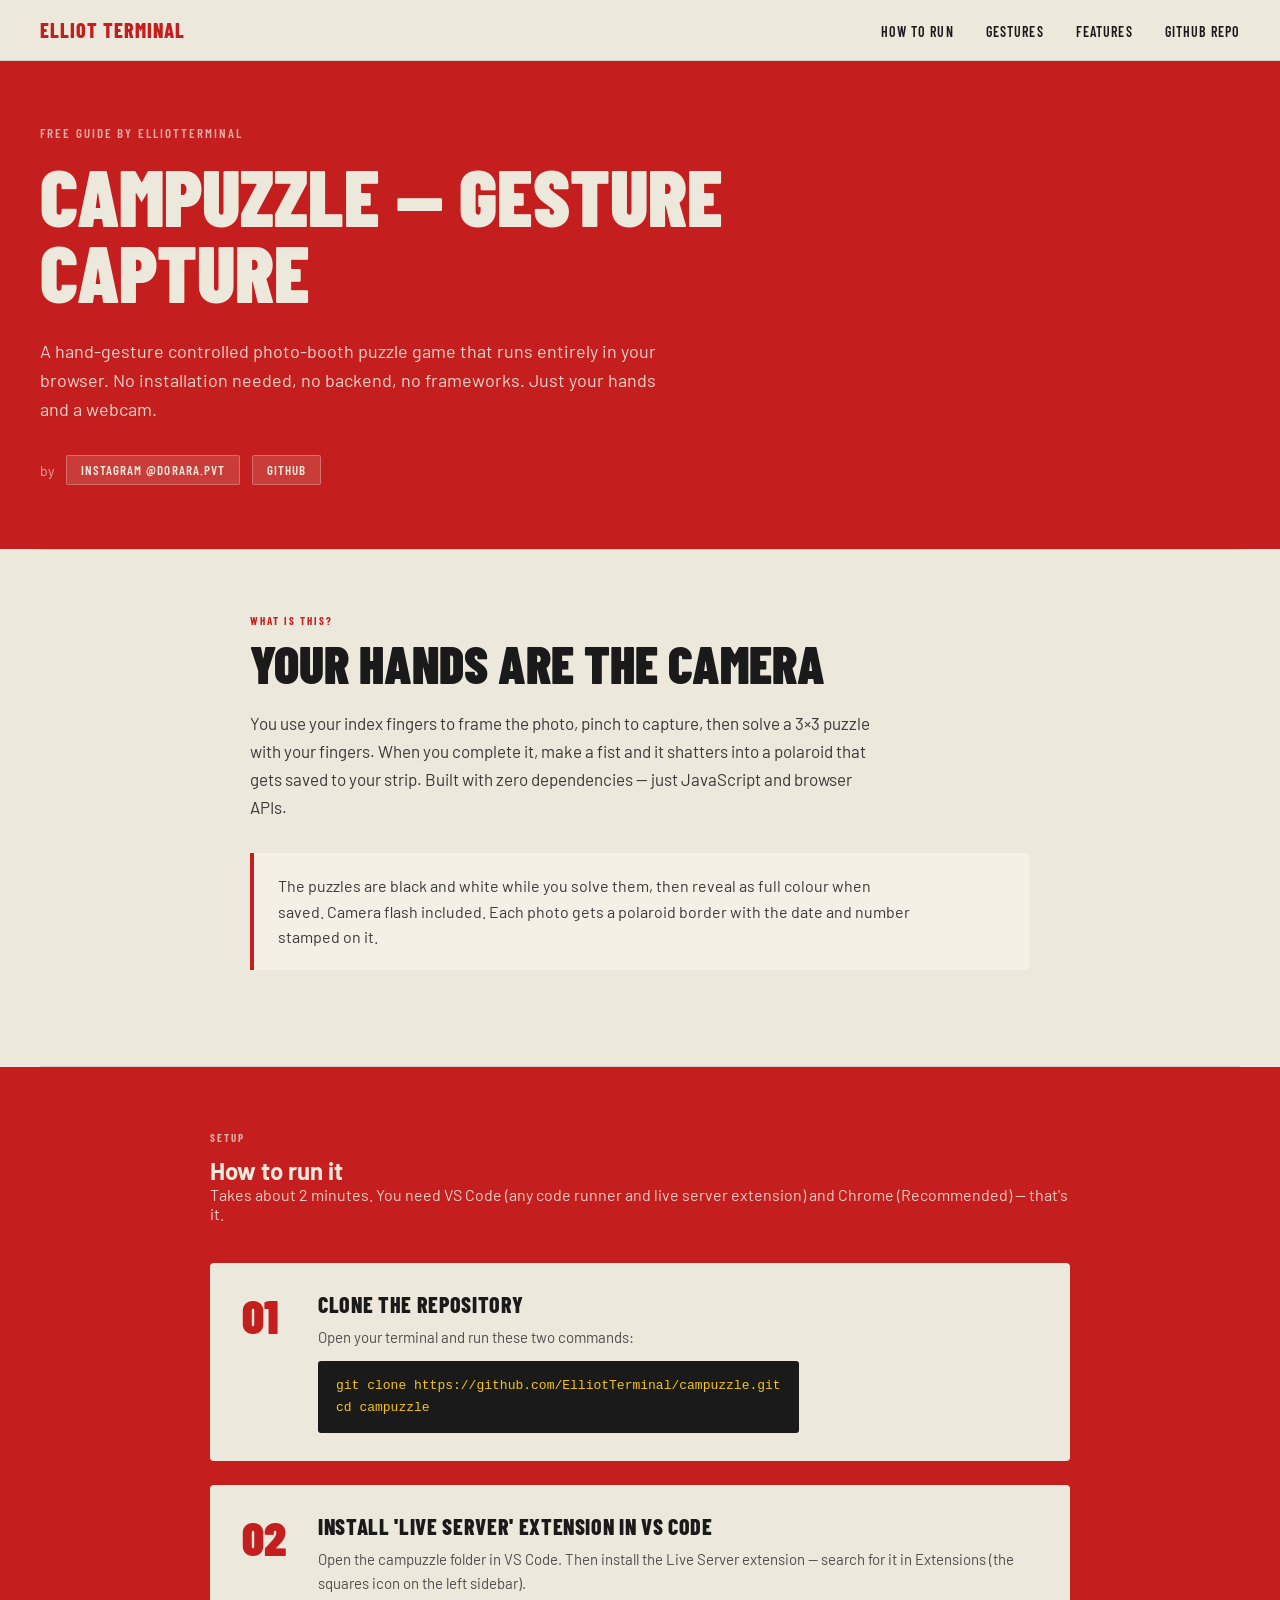
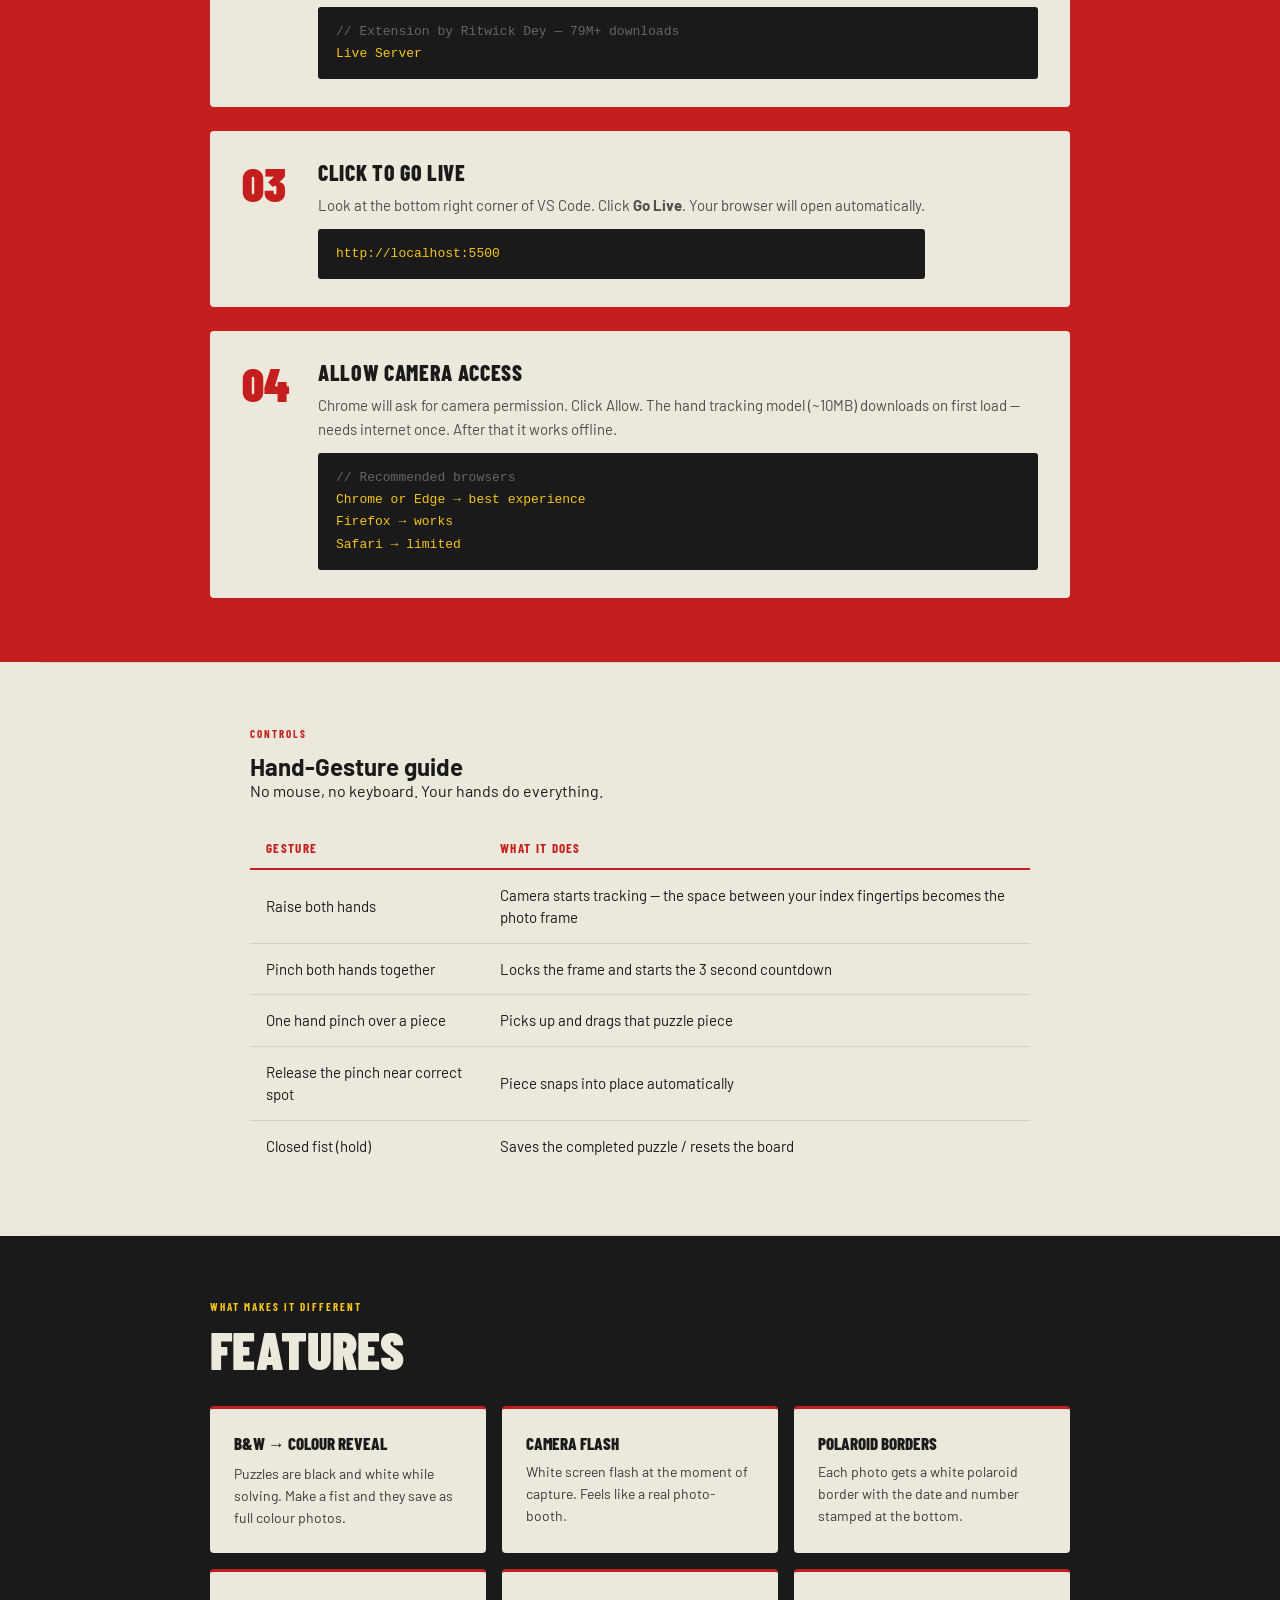
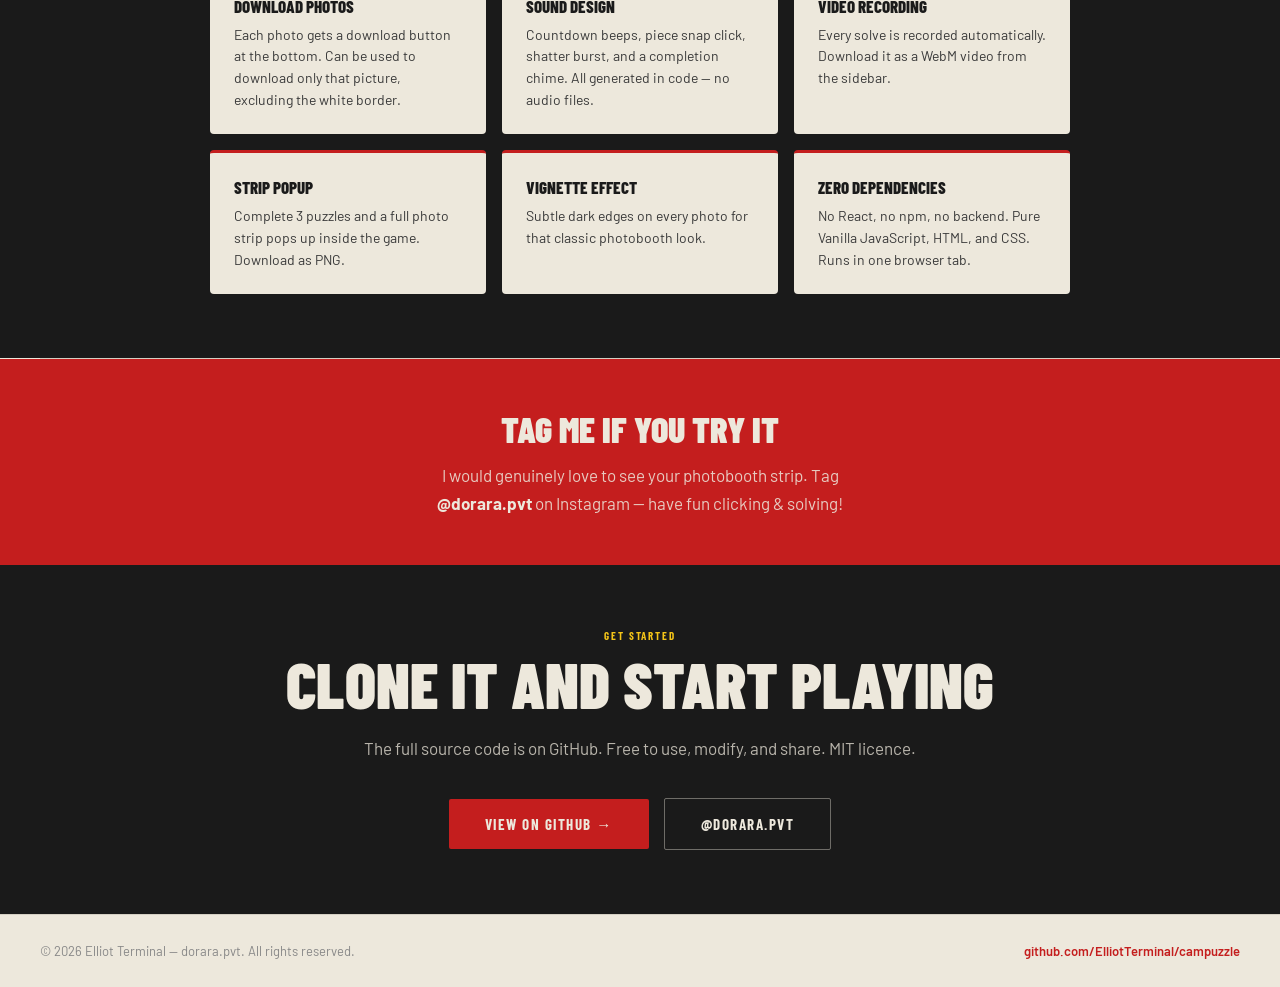
<file: guide.html>
<!DOCTYPE html>
<html lang="en">
<head>
<meta charset="UTF-8" />
<meta name="viewport" content="width=device-width, initial-scale=1.0" />
<title>CamPuzzle Guide — ElliotTerminal</title>
<link href="https://fonts.googleapis.com/css2?family=Barlow+Condensed:wght@400;600;700;800;900&family=Barlow:wght@400;500;600&display=swap" rel="stylesheet" />
<style>
* { margin: 0; padding: 0; box-sizing: border-box; }

body {
  background: #EDE8DC;
  font-family: 'Barlow', sans-serif;
  color: #1a1a1a;
}

nav {
  background: #EDE8DC;
  border-bottom: 1px solid #d4cfc3;
  padding: 18px 40px;
  display: flex;
  align-items: center;
  justify-content: space-between;
}

.nav-brand {
  font-family: 'Barlow Condensed', sans-serif;
  font-weight: 800;
  font-size: 20px;
  letter-spacing: 0.05em;
  color: #C41E1E;
  text-transform: uppercase;
}

.nav-links {
  display: flex;
  gap: 32px;
  list-style: none;
}

.nav-links a {
  font-family: 'Barlow Condensed', sans-serif;
  font-weight: 600;
  font-size: 14px;
  letter-spacing: 0.08em;
  text-transform: uppercase;
  color: #1a1a1a;
  text-decoration: none;
}

.nav-links a:hover { color: #C41E1E; }

.hero {
  background: #C41E1E;
  padding: 64px 40px;
  color: #EDE8DC;
}

.hero-label {
  font-family: 'Barlow Condensed', sans-serif;
  font-size: 13px;
  font-weight: 600;
  letter-spacing: 0.15em;
  text-transform: uppercase;
  color: #EDE8DC;
  opacity: 0.7;
  margin-bottom: 16px;
}

.hero h1 {
  font-family: 'Barlow Condensed', sans-serif;
  font-weight: 900;
  font-size: clamp(48px, 8vw, 80px);
  line-height: 0.95;
  text-transform: uppercase;
  color: #EDE8DC;
  max-width: 800px;
  margin-bottom: 28px;
}

.hero p {
  font-size: 18px;
  line-height: 1.6;
  max-width: 620px;
  color: #EDE8DC;
  opacity: 0.9;
}

.by-line {
  margin-top: 32px;
  display: flex;
  align-items: center;
  gap: 12px;
  flex-wrap: wrap;
}

.by-line span {
  font-size: 14px;
  opacity: 0.7;
}

.tag {
  display: inline-flex;
  align-items: center;
  gap: 6px;
  background: rgba(237,232,220,0.15);
  border: 1px solid rgba(237,232,220,0.3);
  color: #EDE8DC;
  font-family: 'Barlow Condensed', sans-serif;
  font-weight: 600;
  font-size: 13px;
  letter-spacing: 0.08em;
  text-transform: uppercase;
  padding: 6px 14px;
  border-radius: 2px;
  text-decoration: none;
}

.tag:hover { background: rgba(237,232,220,0.25); }

.section {
  padding: 64px 40px;
  max-width: 860px;
  margin: 0 auto;
}

.section-label {
  font-family: 'Barlow Condensed', sans-serif;
  font-size: 11px;
  font-weight: 700;
  letter-spacing: 0.18em;
  text-transform: uppercase;
  color: #C41E1E;
  margin-bottom: 12px;
}

.section h2 {
  font-family: 'Barlow Condensed', sans-serif;
  font-weight: 900;
  font-size: clamp(32px, 5vw, 52px);
  text-transform: uppercase;
  line-height: 0.95;
  margin-bottom: 20px;
}

.section p {
  font-size: 17px;
  line-height: 1.65;
  color: #3a3a3a;
  max-width: 640px;
}

.callout {
  background: #f5f0e6;
  border-left: 4px solid #C41E1E;
  padding: 20px 24px;
  margin: 32px 0;
  border-radius: 0 4px 4px 0;
}

.callout p {
  font-size: 16px;
  color: #3a3a3a;
  line-height: 1.6;
}

.divider { border: none; border-top: 1px solid #d4cfc3; margin: 0 40px; }

.red-section {
  background: #C41E1E;
  padding: 64px 40px;
}

.red-section .section-label { color: #EDE8DC; opacity: 0.7; }
.red-section h2 { color: #EDE8DC; }
.red-section p { color: #EDE8DC; opacity: 0.88; }

.steps {
  margin-top: 40px;
  display: flex;
  flex-direction: column;
  gap: 24px;
  max-width: 860px;
  margin-left: auto;
  margin-right: auto;
}

.step-card {
  background: #EDE8DC;
  padding: 28px 32px;
  border-radius: 4px;
  display: flex;
  gap: 24px;
  align-items: flex-start;
}

.step-number {
  font-family: 'Barlow Condensed', sans-serif;
  font-weight: 900;
  font-size: 48px;
  color: #C41E1E;
  line-height: 1;
  flex-shrink: 0;
  width: 52px;
}

.step-content h3 {
  font-family: 'Barlow Condensed', sans-serif;
  font-weight: 800;
  font-size: 22px;
  text-transform: uppercase;
  letter-spacing: 0.03em;
  margin-bottom: 8px;
}

.step-content p {
  font-size: 15px;
  line-height: 1.6;
  color: #3a3a3a;
  margin-bottom: 12px;
}

.code-block {
  background: #1a1a1a;
  color: #f5c518;
  font-family: 'Courier New', monospace;
  font-size: 13px;
  padding: 14px 18px;
  border-radius: 3px;
  line-height: 1.7;
  overflow-x: auto;
  margin-top: 10px;
}

.code-block .comment { color: #666; }

.gestures-section {
  padding: 64px 40px;
  max-width: 860px;
  margin: 0 auto;
}

.gesture-table {
  width: 100%;
  border-collapse: collapse;
  margin-top: 28px;
}

.gesture-table th {
  font-family: 'Barlow Condensed', sans-serif;
  font-weight: 700;
  font-size: 13px;
  letter-spacing: 0.1em;
  text-transform: uppercase;
  color: #C41E1E;
  text-align: left;
  padding: 12px 16px;
  border-bottom: 2px solid #C41E1E;
}

.gesture-table td {
  font-size: 15px;
  padding: 14px 16px;
  border-bottom: 1px solid #d4cfc3;
  color: #1a1a1a;
  line-height: 1.5;
}

.gesture-table tr:last-child td { border-bottom: none; }
.gesture-table tr:hover td { background: rgba(196,30,30,0.04); }

.features-grid {
  display: grid;
  grid-template-columns: repeat(auto-fit, minmax(240px, 1fr));
  gap: 16px;
  margin-top: 32px;
  max-width: 860px;
  margin-left: auto;
  margin-right: auto;
}

.feature-card {
  background: #EDE8DC;
  padding: 24px;
  border-radius: 4px;
  border-top: 3px solid #C41E1E;
}

.feature-card h4 {
  font-family: 'Barlow Condensed', sans-serif;
  font-weight: 800;
  font-size: 17px;
  text-transform: uppercase;
  margin-bottom: 8px;
}

.feature-card p {
  font-size: 14px;
  color: #3a3a3a;
  line-height: 1.55;
}

.cta-section {
  background: #1a1a1a;
  padding: 64px 40px;
  text-align: center;
}

.cta-section .section-label { color: #f5c518; }

.cta-section h2 {
  font-family: 'Barlow Condensed', sans-serif;
  font-weight: 900;
  font-size: clamp(36px, 6vw, 64px);
  text-transform: uppercase;
  color: #EDE8DC;
  line-height: 0.95;
  margin-bottom: 20px;
}

.cta-section p {
  font-size: 17px;
  color: rgba(237,232,220,0.75);
  max-width: 560px;
  margin: 0 auto 36px;
  line-height: 1.6;
}

.btn {
  display: inline-block;
  font-family: 'Barlow Condensed', sans-serif;
  font-weight: 700;
  font-size: 15px;
  letter-spacing: 0.1em;
  text-transform: uppercase;
  padding: 16px 36px;
  border-radius: 2px;
  text-decoration: none;
  cursor: pointer;
  transition: opacity 0.15s;
}

.btn:hover { opacity: 0.88; }

.btn-red { background: #C41E1E; color: #EDE8DC; }
.btn-outline { background: transparent; color: #EDE8DC; border: 1.5px solid rgba(237,232,220,0.4); margin-left: 12px; }

.tag-me {
  background: #C41E1E;
  padding: 48px 40px;
  text-align: center;
}

.tag-me h3 {
  font-family: 'Barlow Condensed', sans-serif;
  font-weight: 900;
  font-size: 36px;
  text-transform: uppercase;
  color: #EDE8DC;
  margin-bottom: 12px;
}

.tag-me p {
  font-size: 17px;
  color: rgba(237,232,220,0.85);
  max-width: 480px;
  margin: 0 auto;
  line-height: 1.6;
}

.tag-me strong { color: #EDE8DC; }

footer {
  background: #EDE8DC;
  border-top: 1px solid #d4cfc3;
  padding: 28px 40px;
  display: flex;
  align-items: center;
  justify-content: space-between;
  flex-wrap: wrap;
  gap: 12px;
}

footer p {
  font-size: 13px;
  color: #888;
}

footer a {
  font-size: 13px;
  color: #C41E1E;
  text-decoration: none;
  font-weight: 600;
}

@media (max-width: 600px) {
  nav { padding: 16px 20px; }
  .nav-links { display: none; }
  .hero, .section, .red-section, .gestures-section, .cta-section, .tag-me { padding: 48px 20px; }
  .divider { margin: 0 20px; }
  .step-card { flex-direction: column; gap: 8px; }
  .step-number { font-size: 36px; }
  footer { padding: 24px 20px; }
  .btn-outline { margin-left: 0; margin-top: 12px; }
}
</style>
</head>
<body>

<nav>
  <div class="nav-brand">Elliot Terminal</div>
  <ul class="nav-links">
    <li><a href="#how-to-run">How to run</a></li>
    <li><a href="#gestures">Gestures</a></li>
    <li><a href="#features">Features</a></li>
    <li><a href="https://github.com/ElliotTerminal/campuzzle" target="_blank">GitHub Repo</a></li>
  </ul>
</nav>

<section class="hero">
  <div class="hero-label">Free Guide by ElliotTerminal</div>
  <h1>CamPuzzle — Gesture Capture</h1>
  <p>A hand-gesture controlled photo-booth puzzle game that runs entirely in your browser. No installation needed, no backend, no frameworks. Just your hands and a webcam.</p>
  <div class="by-line">
    <span>by</span>
    <a class="tag" href="https://www.instagram.com/dorara.pvt" target="_blank">Instagram @dorara.pvt</a>
    <a class="tag" href="https://github.com/ElliotTerminal" target="_blank">GitHub</a>
  </div>
</section>

<hr class="divider" />

<div class="section">
  <div class="section-label">What is this?</div>
  <h2>Your hands are the camera</h2>
  <p>You use your index fingers to frame the photo, pinch to capture, then solve a 3×3 puzzle with your fingers. When you complete it, make a fist and it shatters into a polaroid that gets saved to your strip. Built with zero dependencies — just JavaScript and browser APIs.</p>
  <div class="callout">
    <p>The puzzles are black and white while you solve them, then reveal as full colour when saved. Camera flash included. Each photo gets a polaroid border with the date and number stamped on it.</p>
  </div>
</div>

<hr class="divider" />

<section class="red-section" id="how-to-run">
  <div style="max-width: 860px; margin: 0 auto;">
    <div class="section-label">Setup</div>
    <h2>How to run it</h2>
    <p>Takes about 2 minutes. You need VS Code (any code runner and live server extension) and Chrome (Recommended) — that's it.</p>
  </div>

  <div class="steps">

    <div class="step-card">
      <div class="step-number">01</div>
      <div class="step-content">
        <h3>Clone the repository</h3>
        <p>Open your terminal and run these two commands:</p>
        <div class="code-block">git clone https://github.com/ElliotTerminal/campuzzle.git<br>cd campuzzle</div>
      </div>
    </div>

    <div class="step-card">
      <div class="step-number">02</div>
      <div class="step-content">
        <h3>Install 'Live Server' Extension in VS Code</h3>
        <p>Open the campuzzle folder in VS Code. Then install the Live Server extension — search for it in Extensions (the squares icon on the left sidebar).</p>
        <div class="code-block"><span class="comment">// Extension by Ritwick Dey — 79M+ downloads</span><br>Live Server</div>
      </div>
    </div>

    <div class="step-card">
      <div class="step-number">03</div>
      <div class="step-content">
        <h3>Click To Go Live</h3>
        <p>Look at the bottom right corner of VS Code. Click <strong>Go Live</strong>. Your browser will open automatically.</p>
        <div class="code-block">http://localhost:5500</div>
      </div>
    </div>

    <div class="step-card">
      <div class="step-number">04</div>
      <div class="step-content">
        <h3>Allow camera access</h3>
        <p>Chrome will ask for camera permission. Click Allow. The hand tracking model (~10MB) downloads on first load — needs internet once. After that it works offline.</p>
        <div class="code-block"><span class="comment">// Recommended browsers</span><br>Chrome or Edge → best experience<br>Firefox → works<br>Safari → limited</div>
      </div>
    </div>

  </div>
</section>

<hr class="divider" />

<section class="gestures-section" id="gestures">
  <div class="section-label">Controls</div>
  <h2>Hand-Gesture guide</h2>
  <p>No mouse, no keyboard. Your hands do everything.</p>

  <table class="gesture-table">
    <thead>
      <tr>
        <th>Gesture</th>
        <th>What it does</th>
      </tr>
    </thead>
    <tbody>
      <tr>
        <td>Raise both hands</td>
        <td>Camera starts tracking — the space between your index fingertips becomes the photo frame</td>
      </tr>
      <tr>
        <td>Pinch both hands together</td>
        <td>Locks the frame and starts the 3 second countdown</td>
      </tr>
      <tr>
        <td>One hand pinch over a piece</td>
        <td>Picks up and drags that puzzle piece</td>
      </tr>
      <tr>
        <td>Release the pinch near correct spot</td>
        <td>Piece snaps into place automatically</td>
      </tr>
      <tr>
        <td>Closed fist (hold)</td>
        <td>Saves the completed puzzle / resets the board</td>
      </tr>
    </tbody>
  </table>
</section>

<hr class="divider" />

<section style="background: #1a1a1a; padding: 64px 40px;" id="features">
  <div style="max-width: 860px; margin: 0 auto;">
    <div class="section-label" style="color: #f5c518;">What makes it different</div>
    <h2 style="color: #EDE8DC; font-family: 'Barlow Condensed', sans-serif; font-weight: 900; font-size: clamp(32px, 5vw, 52px); text-transform: uppercase; line-height: 0.95; margin-bottom: 8px;">Features</h2>
  </div>
  <div class="features-grid">
    <div class="feature-card">
      <h4>B&W → Colour reveal</h4>
      <p>Puzzles are black and white while solving. Make a fist and they save as full colour photos.</p>
    </div>
    <div class="feature-card">
      <h4>Camera flash</h4>
      <p>White screen flash at the moment of capture. Feels like a real photo-booth.</p>
    </div>
    <div class="feature-card">
      <h4>Polaroid borders</h4>
      <p>Each photo gets a white polaroid border with the date and number stamped at the bottom.</p>
    </div>
    <div class="feature-card">
      <h4>Download photos</h4>
      <p>Each photo gets a download button at the bottom. Can be used to download only that picture, excluding the white border.</p>
    </div>
    <div class="feature-card">
      <h4>Sound design</h4>
      <p>Countdown beeps, piece snap click, shatter burst, and a completion chime. All generated in code — no audio files.</p>
    </div>
    <div class="feature-card">
      <h4>Video recording</h4>
      <p>Every solve is recorded automatically. Download it as a WebM video from the sidebar.</p>
    </div>
    <div class="feature-card">
      <h4>Strip popup</h4>
      <p>Complete 3 puzzles and a full photo strip pops up inside the game. Download as PNG.</p>
    </div>
    <div class="feature-card">
      <h4>Vignette effect</h4>
      <p>Subtle dark edges on every photo for that classic photobooth look.</p>
    </div>
    <div class="feature-card">
      <h4>Zero dependencies</h4>
      <p>No React, no npm, no backend. Pure Vanilla JavaScript, HTML, and CSS. Runs in one browser tab.</p>
    </div>
  </div>
</section>

<hr class="divider" />

<section class="tag-me">
  <h3>Tag me if you try it</h3>
  <p>I would genuinely love to see your photobooth strip. Tag <strong>@dorara.pvt</strong> on Instagram — have fun clicking & solving!</p>
</section>

<section class="cta-section">
  <div class="section-label">Get started</div>
  <h2>Clone it and start playing</h2>
  <p>The full source code is on GitHub. Free to use, modify, and share. MIT licence.</p>
  <div>
    <a class="btn btn-red" href="https://github.com/ElliotTerminal/campuzzle" target="_blank">View on GitHub →</a>
    <a class="btn btn-outline" href="https://www.instagram.com/dorara.pvt" target="_blank">@dorara.pvt</a>
  </div>
</section>

<footer>
  <p>© 2026 Elliot Terminal — dorara.pvt. All rights reserved.</p>
  <a href="https://github.com/ElliotTerminal/campuzzle" target="_blank">github.com/ElliotTerminal/campuzzle</a>
</footer>

</body>
</html>
</file>
